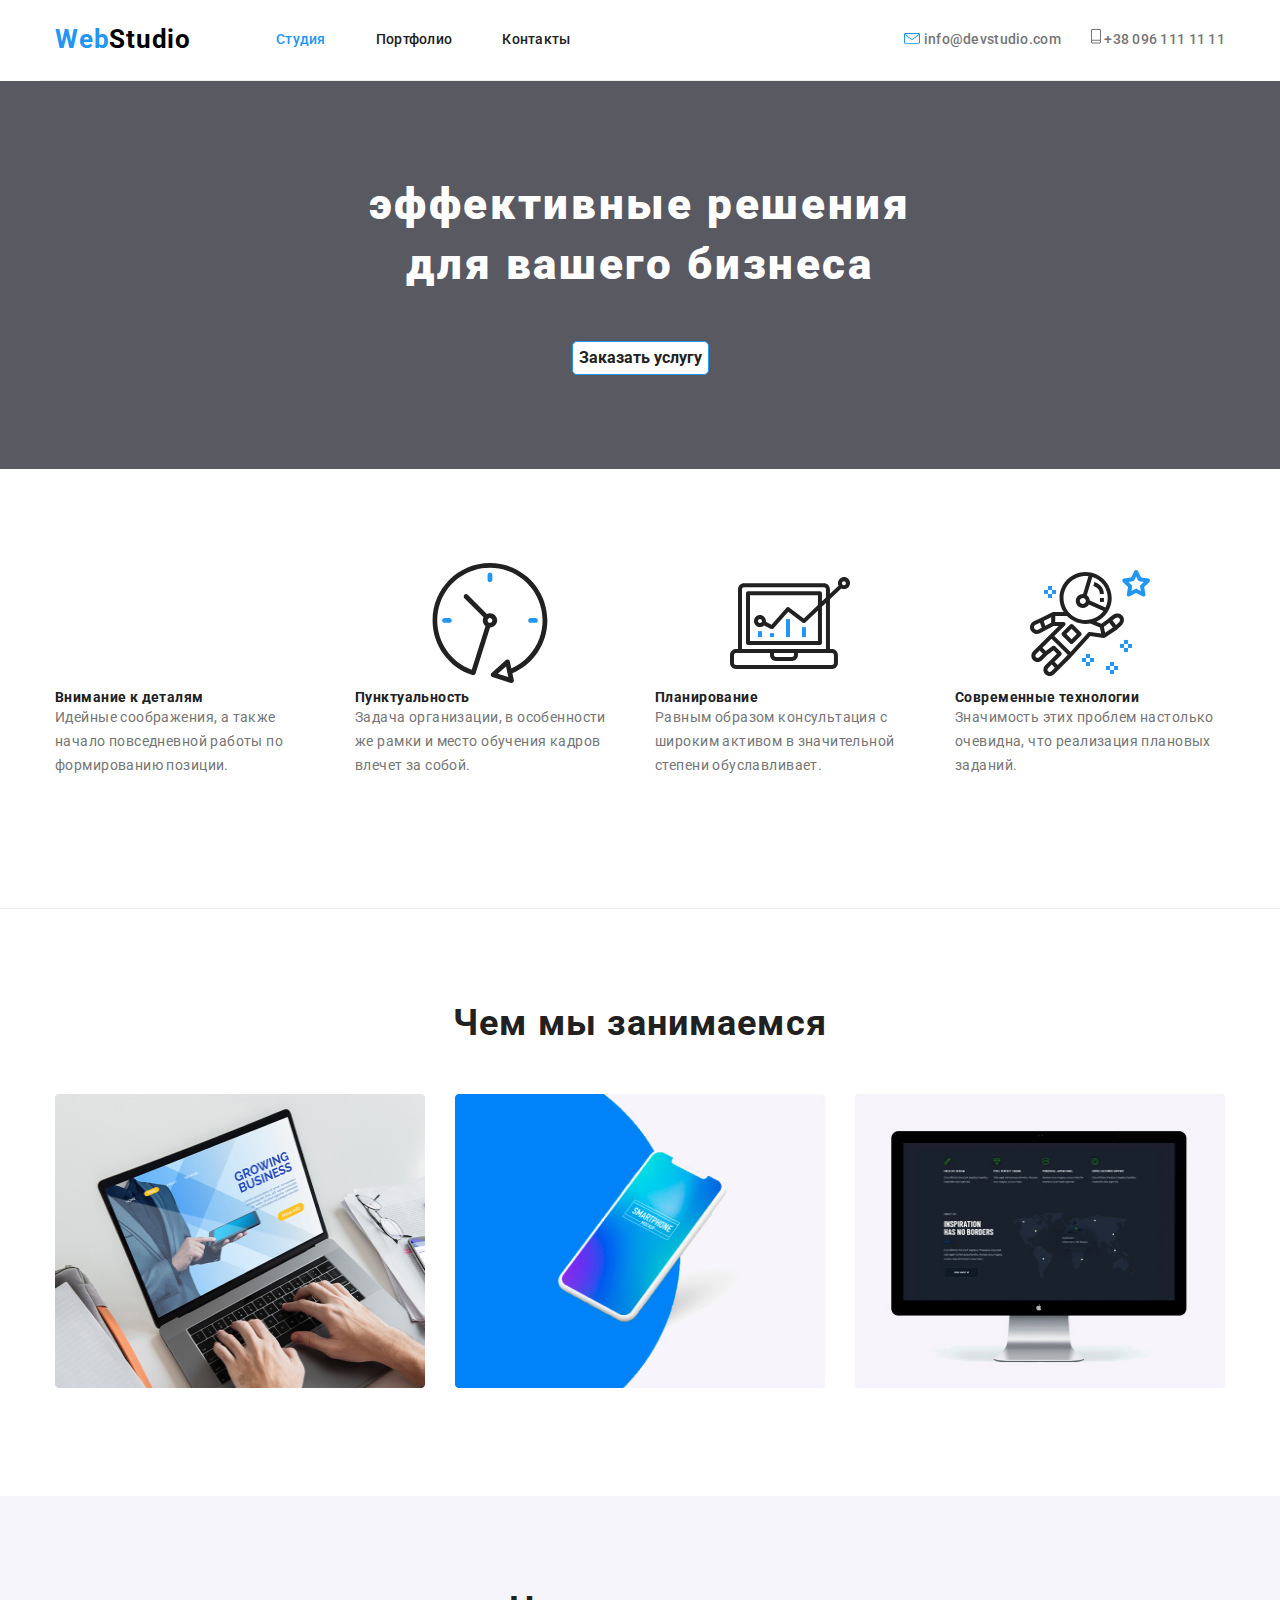
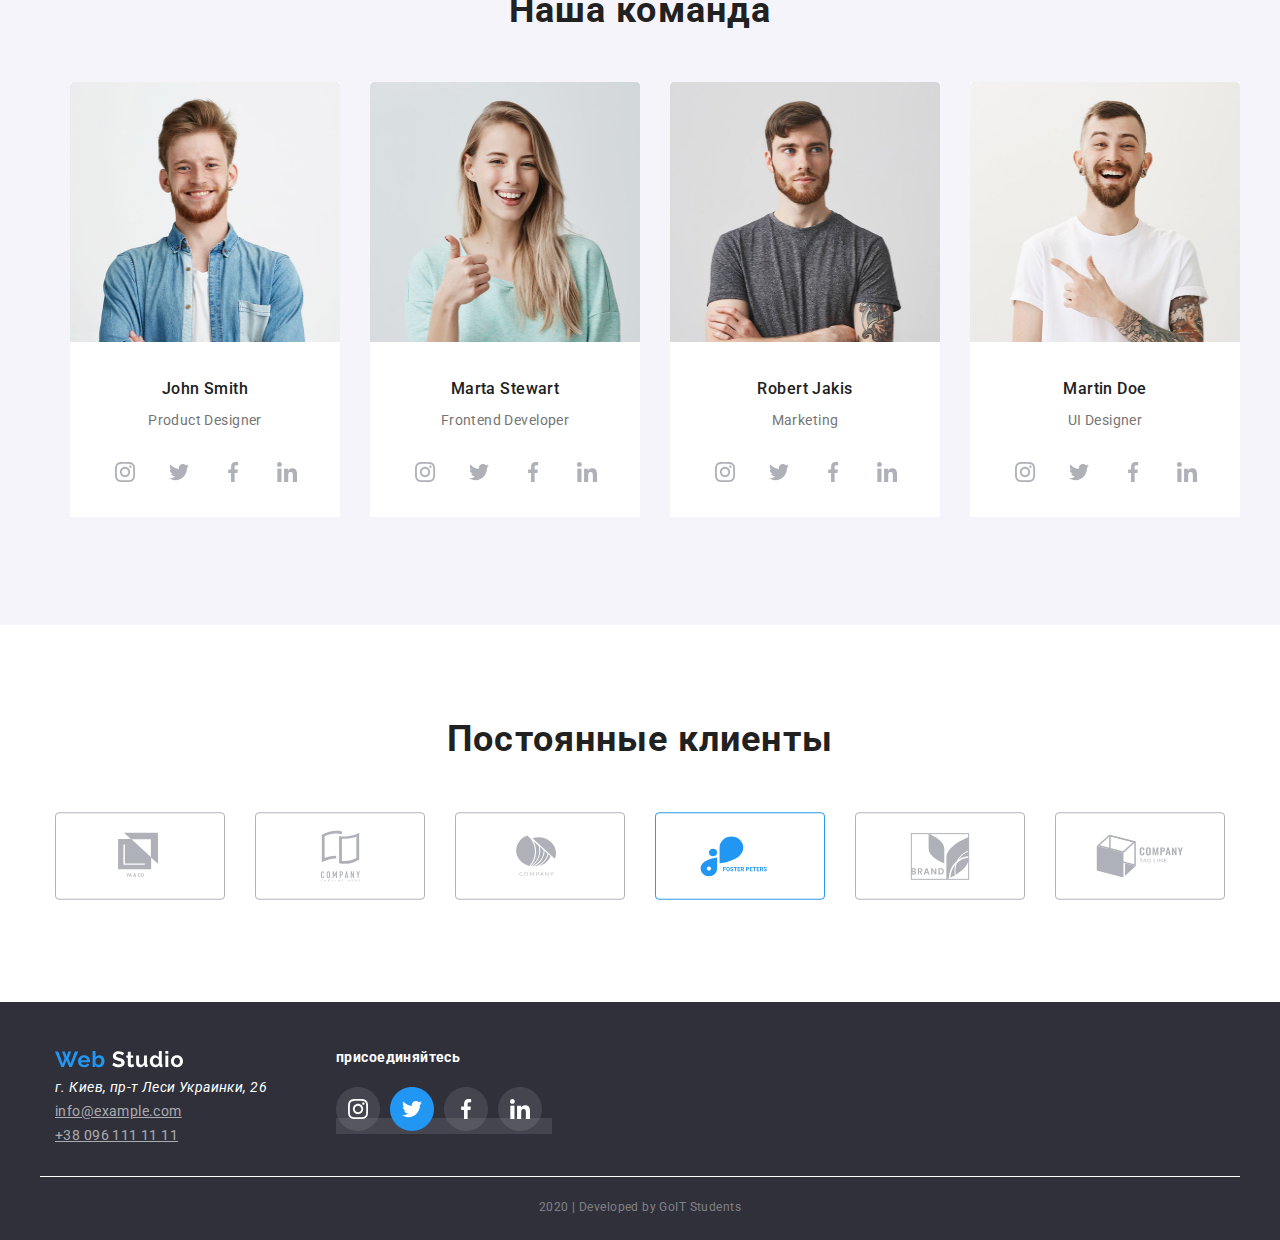
<file: index.html>
<!DOCTYPE html>
<html lang="ru">
  <head>
    <meta charset="UTF-8" />
    <meta name="viewport" content="width=device-width, initial-scale=1.0" />
    <title>Document</title>
    <link
      href="https://cdnjs.cloudflare.com/ajax/libs/modern-normalize/0.6.0/modern-normalize.min.css"
      rel="stylesheet"
    />
    <link rel="stylesheet" href="./css/style.css" />
    <link
      href="https://fonts.googleapis.com/css2?family=Roboto&display=swap"
      rel="stylesheet"
    />
  </head>
  <body class="page list">
    <!--Шапка сайта-->
    <header>
      <div class="conteiner main-nav">
        <nav class="nav-left">
          <a href="#" class="logo"
            ><p><span>Web</span>Studio</p></a
          >
          <!--навигация по сайту-->
          <ul class="site-nav list">
            <li class="item">
              <a href="./index.html" class="link current">Студия</a>
            </li>
            <li class="item">
              <a href="./portfolio.html" class="link">Портфолио</a>
            </li>
            <li class="item"><a href="#" class="link">Контакты</a></li>
          </ul>
        </nav>
        <!--контакты в шапке-->
        <ul class="site-contact list">
          <li class="item">
            <img
              src="./images/envelope(hover).svg"
              alt="отправить електронное
          письмо"
              height="11"
              width="16"
            />
            <a href="mailto:info@devstudio.com" class="link"
              >info@devstudio.com</a
            >
          </li>
          <li class="item">
            <img
              src="./images/Vector.svg"
              alt="позвонить по номеру"
              width="10"
              height="15"
            />
            <a href="tel:+380961111111" class="link">+38 096 111 11 11</a>
          </li>
        </ul>
      </div>
    </header>
    <main>
      <!--Герой-->
      <section class="hero section">
        <div class="conteiner">
          <h1 class="hero-title">
            эффективные решения <br />
            для вашего бизнеса
          </h1>
          <button type="button" class="btn">Заказать услугу</button>
        </div>
      </section>
      <!--преимущества-->
      <section class="section advan">
        <div class="conteiner">
          <h2 class="section-title list zorro">наши преимущества</h2>
          <ul class="advantages">
            <li class="advantages-list">
              <img
                src="./images/antenna1.svg"
                alt="антена"
                height="120px"
                width="270px"
              />
              <h3 class="sub-title">Внимание к деталям</h3>
              <p>
                Идейные соображения, а также начало повседневной работы по
                формированию позиции.
              </p>
            </li>
            <li class="advantages-list">
              <img
                src="./images/clock1.svg"
                alt="часы"
                height="120px"
                width="270px"
              />
              <h3 class="sub-title">Пунктуальность</h3>
              <p>
                Задача организации, в особенности же рамки и место обучения
                кадров влечет за собой.
              </p>
            </li>
            <li class="advantages-list">
              <img
                src="./images/diagram1.svg"
                alt="диаграма"
                height="120px"
                width="270px"
              />
              <h3 class="sub-title">Планирование</h3>
              <p>
                Равным образом консультация с широким активом в значительной
                степени обуславливает.
              </p>
            </li>
            <li class="advantages-list">
              <img
                src="./images/astronaut1.svg"
                alt="астронавт"
                height="120px"
                width="270px"
              />
              <h3 class="sub-title">Современные технологии</h3>
              <p>
                Значимость этих проблем настолько очевидна, что реализация
                плановых заданий.
              </p>
            </li>
          </ul>
        </div>
      </section>
      <!--Наши работы-->
      <section class="section">
        <div class="conteiner">
          <h2 class="section-title">Чем мы занимаемся</h2>
          <ul class="works">
            <li class="works-list">
              <img
                src="./images/img.jpg"
                alt="ноутбук"
                width="370px"
                height="294px"
              />
              <a href="#" class="sub-title">Десктопные приложения</a>
            </li>
            <li class="works-list">
              <img
                src="./images/box.jpg"
                alt="смартфон"
                width="370px"
                height="294px"
              />
              <a href="#" class="sub-title">Мобильные приложения</a>
            </li>
            <li class="works-list">
              <img
                src="./images/img(1).jpg"
                alt="моноблок"
                width="370px"
                height="294px"
              />
              <a href="#" class="sub-title">Дизайнерские решения</a>
            </li>
          </ul>
        </div>
      </section>
      <!--Наша команда-->
      <section class="section personal">
        <div class="conteiner">
          <h2 class="section-title">Наша команда</h2>
          <ul class="comand conteiner">
            <li class="item">
              <img
                src="./images/foto1.jpg"
                alt="foto John Smith"
                width="270px"
                height="260px"
                class="pers-foto"
              />
              <h3 class="sub-title">John Smith</h3>
              <p>Product Designer</p>
              <div class="contact-person">
                <a href="#" class="pict"
                  ><img src="./images/instagram2.svg" alt="insta"
                /></a>
                <a href="#" class="pict"
                  ><img src="./images/twitter1.svg" alt="twitter"
                /></a>
                <a href="#" class="pict"
                  ><img src="./images/facebook1.svg" alt="facebook"
                /></a>
                <a href="#" class="pict"
                  ><img src="./images/linkedin1.svg" alt="link"
                /></a>
              </div>
            </li>
            <li class="item">
              <img
                src="./images/foto2.jpg"
                alt="foto Marta Stewart"
                width="270px"
                height="260px"
                class="pers-foto"
              />
              <h3 class="sub-title">Marta Stewart</h3>
              <p>Frontend Developer</p>
              <div class="contact-person">
                <a href="#" class="pict"
                  ><img src="./images/instagram2.svg" alt="insta"
                /></a>
                <a href="#" class="pict"
                  ><img src="./images/twitter1.svg" alt="twitter"
                /></a>
                <a href="#" class="pict"
                  ><img src="./images/facebook1.svg" alt="facebook"
                /></a>
                <a href="#" class="pict"
                  ><img src="./images/linkedin1.svg" alt="link"
                /></a>
              </div>
            </li>
            <li class="item">
              <img
                src="./images/foto3.jpg"
                alt="foto Robert Jakis"
                width="270px"
                height="260px"
                class="pers-foto"
              />
              <h3 class="sub-title">Robert Jakis</h3>
              <p>Marketing</p>
              <div class="contact-person">
                <a href="#" class="pict"
                  ><img src="./images/instagram2.svg" alt="insta"
                /></a>
                <a href="#" class="pict"
                  ><img src="./images/twitter1.svg" alt="twitter"
                /></a>
                <a href="#" class="pict"
                  ><img src="./images/facebook1.svg" alt="facebook"
                /></a>
                <a href="#" class="pict"
                  ><img src="./images/linkedin1.svg" alt="link"
                /></a>
              </div>
            </li>
            <li class="item">
              <img
                src="./images/foto4.jpg"
                alt="foto Martin Doe"
                width="270px"
                height="260px"
                class="pers-foto"
              />
              <h3 class="sub-title">Martin Doe</h3>
              <p>UI Designer</p>
              <div class="contact-person">
                <a href="#" class="pict"
                  ><img src="./images/instagram2.svg" alt="insta"
                /></a>
                <a href="#" class="pict"
                  ><img src="./images/twitter1.svg" alt="twitter"
                /></a>
                <a href="#" class="pict"
                  ><img src="./images/facebook1.svg" alt="facebook"
                /></a>
                <a href="#" class="pict"
                  ><img src="./images/linkedin1.svg" alt="link"
                /></a>
              </div>
            </li>
          </ul>
        </div>
      </section>
      <!--Клиены-->
      <section class="section clients">
        <div class="conteiner">
          <h2 class="section-title">Постоянные клиенты</h2>
          <ul class="clients-logo list">
            <li>
              <a href="#"><img src="./images/Client1.svg" alt="Client 1" /></a>
            </li>
            <li>
              <a href="#"><img src="./images/Client2.svg" alt="Client 2" /></a>
            </li>
            <li>
              <a href="#"><img src="./images/Client3.svg" alt="Client 3" /></a>
            </li>
            <li>
              <a href="#"><img src="./images/Client4.svg" alt="Client 4" /></a>
            </li>
            <li>
              <a href="#"><img src="./images/Client5.svg" alt="Client 5" /></a>
            </li>
            <li>
              <a href="#"><img src="./images/Client6.svg" alt="Client 6" /></a>
            </li>
          </ul>
        </div>
      </section>
    </main>
    <!--Подвал-->
    <footer>
      <section class="section-footer">
        <div class="footer-section conteiner">
          <!--Адресс фут-->
          <div class="adress">
            <a href="#"><img src="./images/WebStudio.svg" alt="logo" /></a>
            <address>
              <p class="street">г. Киев, пр-т Леси Украинки, 26</p>
            </address>
            <a href="mailto:info@example.com" class="contact"
              >info@example.com</a
            >
            <a href="tel:+380961111111" class="contact">+38 096 111 11 11</a>
          </div>
          <!--Соц сети-->
          <div class="doit">
            <h2 class="sub-title">присоединяйтесь</h2>
            <ul class="pict-foot list">
              <li>
                <a href="#" class="pict"
                  ><img src="./images/Ellipseinstfoot.svg" alt="insta"
                /></a>
              </li>
              <li>
                <a href="#" class="pict"
                  ><img src="./images/Ellipsetwitterfoot.svg" alt="twitter"
                /></a>
              </li>
              <li>
                <a href="#" class="pict"
                  ><img src="./images/Ellipsefacebookfoot.svg" alt="facebook"
                /></a>
              </li>
              <li>
                <a href="#" class="pict"
                  ><img src="./images/Ellipselinkedfoot.svg" alt="link"
                /></a>
              </li>
            </ul>
          </div>
          <!--Форма Подписки-->
          <!--<div class="subscribe">
          <h2 class="sub-title">Подпишитесь на рассылку</h2>
        </div>-->
        </div>
      </section>
      <!--Создано-->
      <section class="cop">
        <p class="create conteiner">2020 | Developed by GoIT Students</p>
      </section>
    </footer>
  </body>
</html>
</file>
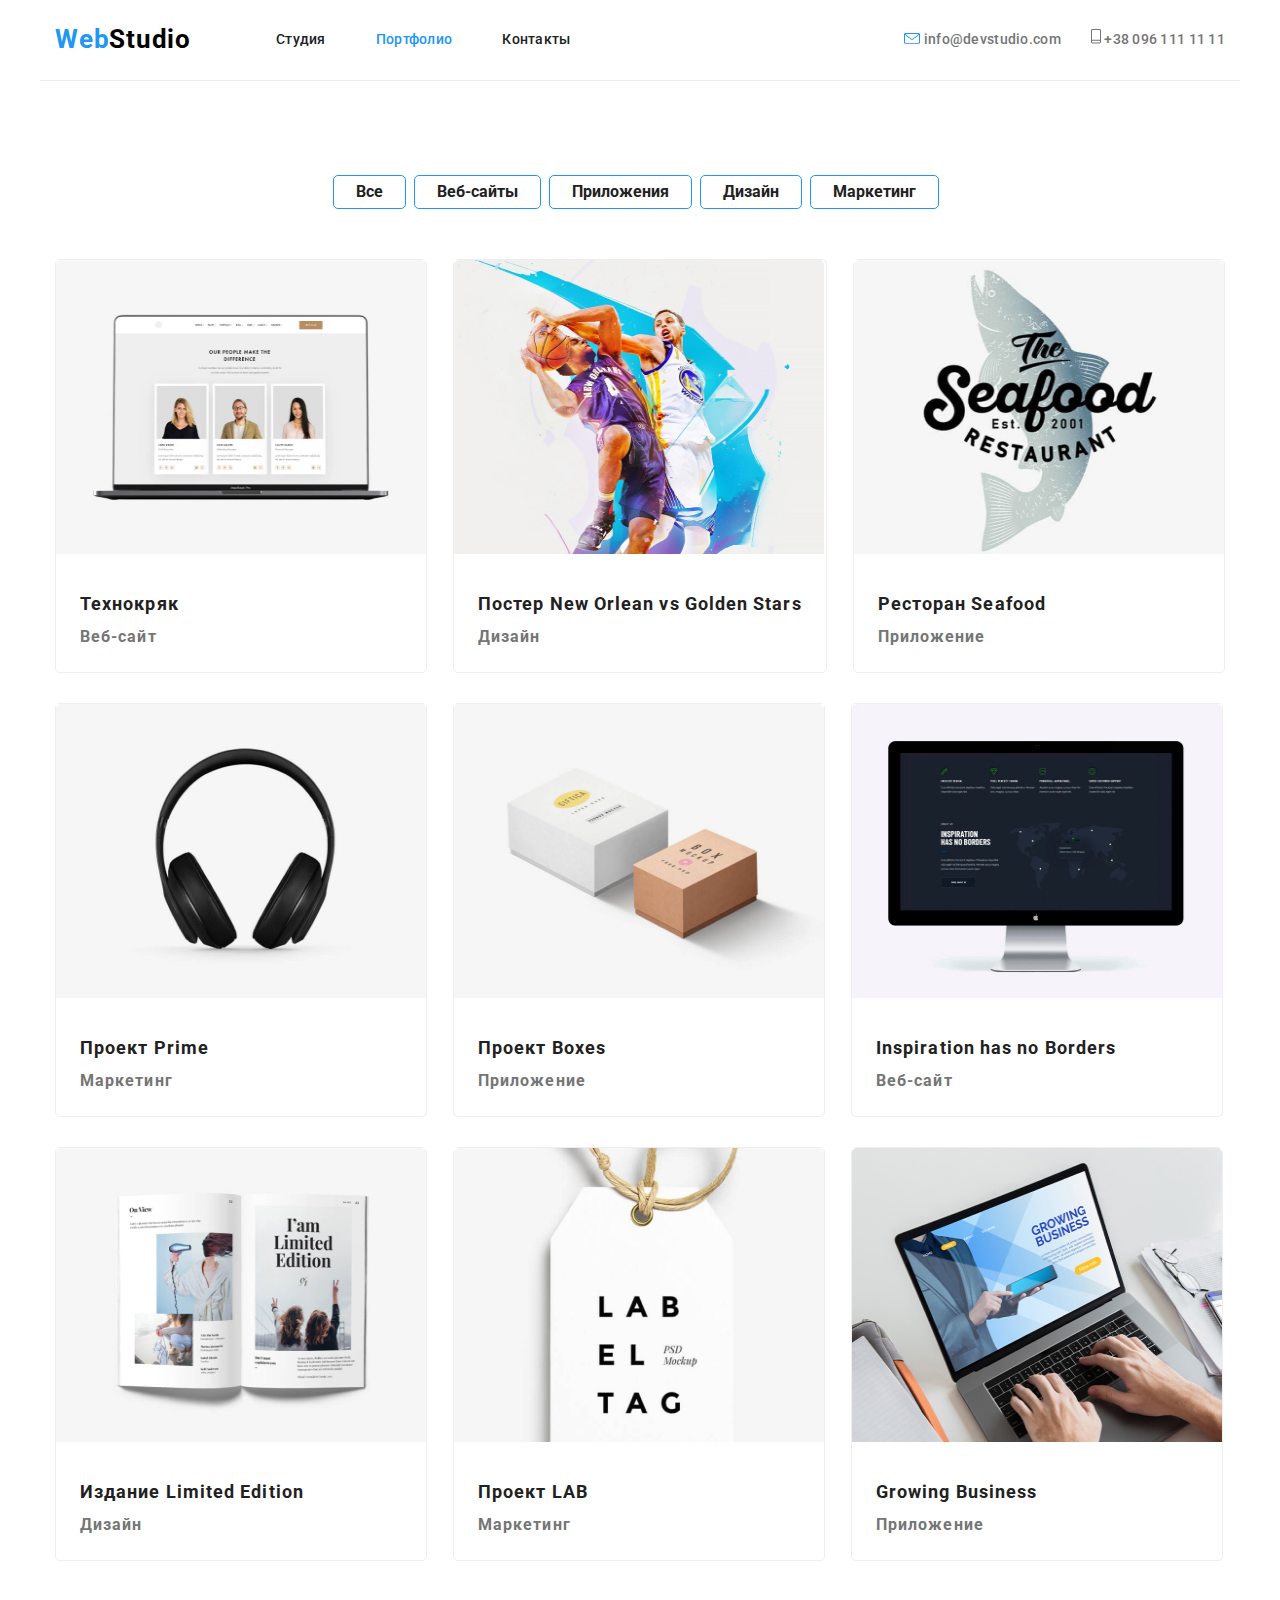
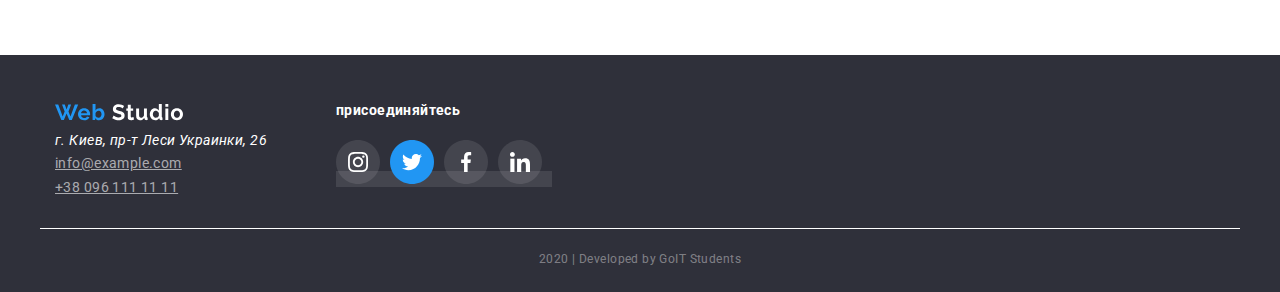
<file: portfolio.html>
<!DOCTYPE html>
<html lang="ru">
  <head>
    <meta charset="UTF-8" />
    <meta name="viewport" content="width=device-width, initial-scale=1.0" />
    <title>Document</title>
    <link
      href="https://cdnjs.cloudflare.com/ajax/libs/modern-normalize/0.6.0/modern-normalize.min.css"
      rel="stylesheet"
    />
    <link rel="stylesheet" href="./css/style.css" />
    <link
      href="https://fonts.googleapis.com/css2?family=Roboto&display=swap"
      rel="stylesheet"
    />
  </head>
  <body class="page list">
    <!--Шапка сайта-->
    <header>
      <div class="conteiner main-nav list">
        <nav class="nav-left">
          <a href="#" class="logo">
            <p><span>Web</span>Studio</p>
          </a>
          <!--навигация по сайту-->
          <ul class="site-nav list">
            <li class="item">
              <a href="./index.html" class="link">Студия</a>
            </li>
            <li class="item">
              <a href="./portfolio.html" class="link current">Портфолио</a>
            </li>
            <li class="item"><a href="#" class="link">Контакты</a></li>
          </ul>
        </nav>
        <!--контакты в шапке-->
        <ul class="site-contact list">
          <li class="item">
            <img
              src="./images/envelope(hover).svg"
              alt="отправить електронное
            письмо"
              height="11"
              width="16"
            />
            <a href="mailto:info@devstudio.com" class="link"
              >info@devstudio.com</a
            >
          </li>
          <li class="item">
            <img
              src="./images/Vector.svg"
              alt="позвонить по номеру"
              width="10"
              height="15"
            />
            <a href="tel:+380961111111" class="link">+38 096 111 11 11</a>
          </li>
        </ul>
      </div>
    </header>
    <main>
      <h1 class="zorro">Наши работы</h1>
      <section class="section filt">
        <div class="conteiner">
          <!--Фильтры-->
          <h2 class="zorro">Фильтры</h2>
          <ul class="filter list">
            <li>
              <button type="button" class="btn"><span>Все</span></button>
            </li>
            <li><button type="button" class="btn">Веб-сайты</button></li>
            <li><button type="button" class="btn">Приложения</button></li>
            <li><button type="button" class="btn">Дизайн</button></li>
            <li><button type="button" class="btn">Маркетинг</button></li>
          </ul>
        </div>
      </section>
      <section class="galery-item">
        <!--Примеры -->

        <h2 class="zorro">примеры выполненных работ</h2>
        <div class="galery conteiner">
          <ul class="example list">
            <li class="card">
              <a href="#" class="example-link">
                <img
                  src="./images/img(6).jpg"
                  alt="визуализация Веб-сайта
            Технокряк"
                  width="370"
                  height="294"
                />
                <div class="client-name">
                  <h3 class="sub-title">Технокряк</h3>
                  <p>Веб-сайт</p>
                  <!-- <p>
                Технокряк это современная площадка распространения коронавируса.
                Компании используют эту платформу для цифрового шпионажа и атак
                на защищённые сервера конкурентов.
              </p> -->
                </div>
              </a>
            </li>
            <li class="card">
              <a href="#" class="example-link">
                <img
                  src="./images/img(7).jpg"
                  alt="постер созданный для
            спортивного мероприятия"
                  width="370"
                  height="294"
                />
                <div class="client-name">
                  <h3 class="sub-title">Постер New Orlean vs Golden Stars</h3>
                  <p>Дизайн</p>
                  <!--<p>
                Технокряк это современная площадка распространения коронавируса.
                Компании используют эту платформу для цифрового шпионажа и атак
                на защищённые сервера конкурентов.
              </p>-->
                </div>
              </a>
            </li>
            <li class="card">
              <a href="#" class="example-link">
                <img
                  src="./images/img(8).jpg"
                  alt="визуализация приложения для
            ресторана"
                  width="370"
                  height="294"
                />
                <div class="client-name">
                  <h3 class="sub-title">Ресторан Seafood</h3>
                  <p>Приложение</p>
                  <!--<p>
                Технокряк это современная площадка распространения коронавируса.
                Компании используют эту платформу для цифрового шпионажа и атак
                на защищённые сервера конкурентов.
              </p> -->
                </div>
              </a>
            </li>
            <li class="card">
              <a href="#" class="example-link">
                <img
                  src="./images/img(9).jpg"
                  alt="пример промо для проэкта"
                  width="370"
                  height="294"
                />
                <div class="client-name">
                  <h3 class="sub-title">Проект Prime</h3>
                  <p>Маркетинг</p>
                  <!--<p>
                Технокряк это современная площадка распространения коронавируса.
                Компании используют эту платформу для цифрового шпионажа и атак
                на защищённые сервера конкурентов.
              </p> -->
                </div>
              </a>
            </li>
            <li class="card">
              <a href="#" class="example-link">
                <img
                  src="./images/img(10).jpg"
                  alt="визуализация приложения для
            доставки"
                  width="370"
                  height="294"
                />
                <div class="client-name">
                  <h3 class="sub-title">Проект Boxes</h3>
                  <p>Приложение</p>
                  <!--<p>
                Технокряк это современная площадка распространения коронавируса.
                Компании используют эту платформу для цифрового шпионажа и атак
                на защищённые сервера конкурентов.
              </p> -->
                </div>
              </a>
            </li>
            <li class="card">
              <a href="#" class="example-link">
                <img
                  src="./images/img(11).jpg"
                  alt="визуализация Веб-сайта
            Inspiration has no Borders"
                  width="370"
                  height="294"
                />
                <div class="client-name">
                  <h3 class="sub-title">Inspiration has no Borders</h3>
                  <p>Веб-сайт</p>
                  <!--<p>
                Технокряк это современная площадка распространения коронавируса.
                Компании используют эту платформу для цифрового шпионажа и атак
                на защищённые сервера конкурентов.
              </p> -->
                </div>
              </a>
            </li>
            <li class="card">
              <a href="#" class="example-link">
                <img
                  src="./images/img(12).jpg"
                  alt="пример дизайна для журнала"
                  width="370"
                  height="294"
                />
                <div class="client-name">
                  <h3 class="sub-title">Издание Limited Edition</h3>
                  <p>Дизайн</p>
                  <!--<p>
                Технокряк это современная площадка распространения коронавируса.
                Компании используют эту платформу для цифрового шпионажа и атак
                на защищённые сервера конкурентов.
              </p> -->
                </div>
              </a>
            </li>
            <li class="card">
              <a href="#" class="example-link">
                <img
                  src="./images/img(13).jpg"
                  alt="визуализация Веб-сайта
            Технокряк"
                  width="370"
                  height="294"
                />
                <div class="client-name">
                  <h3 class="sub-title">Проект LAB</h3>
                  <p>Маркетинг</p>
                  <!--<p>
                Технокряк это современная площадка распространения коронавируса.
                Компании используют эту платформу для цифрового шпионажа и атак
                на защищённые сервера конкурентов.
              </p> -->
                </div>
              </a>
            </li>
            <li class="card">
              <a href="#" class="example-link">
                <img
                  src="./images/img(14).jpg"
                  alt="визуализация приложения для
            ПК"
                  width="370"
                  height="294"
                />
                <div class="client-name">
                  <h3 class="sub-title">Growing Business</h3>
                  <p>Приложение</p>
                  <!-- <p>
                Технокряк это современная площадка распространения коронавируса.
                Компании используют эту платформу для цифрового шпионажа и атак
                на защищённые сервера конкурентов.
              </p> -->
                </div>
              </a>
            </li>
          </ul>
        </div>
      </section>
    </main>
    <footer>
      <section class="section-footer">
        <div class="footer-section conteiner">
          <!--Адресс фут-->
          <div class="adress">
            <a href="#"><img src="./images/WebStudio.svg" alt="logo" /></a>
            <address>
              <p class="street">г. Киев, пр-т Леси Украинки, 26</p>
            </address>
            <a href="mailto:info@example.com" class="contact"
              >info@example.com</a
            >
            <a href="tel:+380961111111" class="contact">+38 096 111 11 11</a>
          </div>
          <!--Соц сети-->
          <div class="doit">
            <h2 class="sub-title">присоединяйтесь</h2>
            <ul class="pict-foot list">
              <li>
                <a href="#" class="pict"
                  ><img src="./images/Ellipseinstfoot.svg" alt="insta"
                /></a>
              </li>
              <li>
                <a href="#" class="pict"
                  ><img src="./images/Ellipsetwitterfoot.svg" alt="twitter"
                /></a>
              </li>
              <li>
                <a href="#" class="pict"
                  ><img src="./images/Ellipsefacebookfoot.svg" alt="facebook"
                /></a>
              </li>
              <li>
                <a href="#" class="pict"
                  ><img src="./images/Ellipselinkedfoot.svg" alt="link"
                /></a>
              </li>
            </ul>
          </div>
          <!--Форма Подписки-->
          <!--<div class="subscribe">
              <h2 class="sub-title">Подпишитесь на рассылку</h2>
            </div>-->
        </div>
      </section>
      <!--Создано-->
      <section>
        <p class="create conteiner">2020 | Developed by GoIT Students</p>
      </section>
    </footer>
  </body>
</html>
</file>
<file: css/style.css>
/*палитра цветов*/
:root {
  --primary-text-color: #757575;
  --secondary-text-color: #212121;
  --white-color: #ffffff;
  --adress-text-color: rgba(255, 255, 255, 0.6);
  --primary-bcg-color: #ffffff;
  --secondary-bcg-color: #f5f4fa;
  --footer-bcg-color: #2f303a;
  --accent-color: #2196f3;
  --hero-bcg-color: rgba(47, 48, 58, 0.8);
}

/*общий для боди*/
.page {
  background-color: var(--primary-bcg-color);
  color: var(--primary-text-color);
  font-family: "Roboto", sans-serif;
  letter-spacing: 0.03em;
  font-size: 14px;
  line-height: 1.71;
}

/*убираем маржин у заголовков*/
h1,
h2,
h3,
h4,
h5,
p {
  margin: 0px;
}

/*утилита для сброса внешних и внутренних отступов и стилей списка*/
.list {
  list-style: none;
  margin: 0;
  padding: 0;
}

.zorro {
  display: none;
}

/*секция*/
.section {
  padding-bottom: 94px;
  padding-top: 94px;
}

/*общий для секций*/
.section-title {
  color: #212121;
  font-weight: 700;
  font-size: 36px;
  line-height: 1.16;
  text-align: center;
  letter-spacing: 0.03em;
}
/*левая часть навигации*/
.nav-left {
  display: flex;
  align-items: center;
}

.nav-left .logo {
  margin-top: 24px;
  margin-bottom: 25px;
}

.nav-left span {
  color: var(--accent-color);
}

/*Лого*/
.logo {
  display: flex;
  font-weight: 700;
  font-size: 26px;
  line-height: 1.14;
  letter-spacing: 0.03em;
  color: black;
  text-decoration: none;
}

/*навигация по сайту*/
.main-nav {
  display: flex;
  align-items: center;
  border-bottom: 1px solid #ececec;
}

.site-nav {
  display: flex;
}

.site-nav .item {
  margin-right: 50px;
}

.site-nav .item:first-child {
  margin-left: 85px;
}

/*очистка крайней геометрии (убираем отступ)*/
.site-nav .item:last-child {
  margin-right: 0px;
}

.site-nav .link {
  display: block;
  padding-bottom: 32px;
  padding-top: 32px;

  color: var(--secondary-text-color);
  text-decoration: none;
  font-weight: 500;
  line-height: 1.14;
  letter-spacing: 0.02em;
}

.site-nav .link:hover,
.site-nav .link:focus {
  color: var(--accent-color);
  padding-bottom: 28px;
  border-bottom: 4px solid var(--accent-color);
}

.site-nav .link.current {
  color: var(--accent-color);
}

/*контакты в шапке*/
.site-contact {
  display: flex;
  margin-left: auto;
}

.site-contact .item + .item {
  margin-left: 30px;
}

.site-contact .link {
  padding-bottom: 28px;
  padding-top: 36px;

  text-decoration: none;
  color: var(--primary-text-color);
  font-weight: 500;
  line-height: 1.14;
  letter-spacing: 0.02em;
}
.site-contact .link:hover,
.site-contact .link:focus {
  color: var(--accent-color);
}

/*Герой*/
.hero {
  background-color: var(--hero-bcg-color);
  text-align: center;
}
.hero-title {
  margin-bottom: 46px;
  color: var(--white-color);
  font-weight: 900;
  font-size: 44px;
  line-height: 1.36;
  letter-spacing: 0.06em;
}
.hero .btn {
  border: 1px solid var(--accent-color);
  border-radius: 5px;
  color: var(--secondary-text-color);
  background: var(--white-color);
  font-family: inherit;
  font-weight: 700;
  font-size: 16px;
  line-height: 1.87;
}
.hero .btn:hover,
.hero .btn:focus {
  color: var(--white-color);
  background: var(--accent-color);
}

/*преимущества*/
.advan {
  border-bottom: 1px solid #ececec;
}

.advantages {
  display: flex;
  list-style: none;
  margin: 0;
  padding: 0;
  text-align: center;
}

.advantages .sub-title {
  color: var(--secondary-text-color);
  font-weight: 700;
  font-size: 14px;
  line-height: 1.14;
  letter-spacing: 0.03em;
  text-align: left;
}
.advantages-list {
  align-items: center;
  margin-left: 30px;
  width: 270px;
  height: 251px;
}
.advantages-list:first-child {
  margin-left: 0;
}

.advantages-list p {
  text-align: left;
}

/*Наши работы*/
.works-list {
  width: 370px;
  height: 294px;
  margin-right: 30px;
}
.works-list:last-child {
  margin-right: 0px;
}

.works {
  display: flex;
  list-style: none;
  margin-top: 50px;
  padding: 0px;
}

.works .sub-title {
  color: var(--white-color);
  text-decoration: none;
}
.works .sub-title:hover,
.works .sub-title:focus {
  color: var(--accent-color);
}

/*Наша команда*/
.personal {
  background-color: var(--secondary-bcg-color);
}

.personal .section-title {
  font-weight: 700;
  font-size: 36px;
  line-height: 1.16;
  text-align: center;
  margin-bottom: 50px;
}
.comand {
  display: flex;
  list-style: none;
  padding: 0px;
}
.comand .item {
  align-items: flex-end;
  margin-right: 30px;
  background-color: var(--white-color);
}

.comand .item h3 {
  margin-bottom: 10px;
}

.comand .item:last-child {
  margin-right: 0px;
}
.comand .sub-title {
  color: var(--secondary-text-color);
  font-weight: 500;
  font-size: 16px;
  line-height: 1.18;
  text-align: center;
}
.comand p {
  text-align: center;
  margin-bottom: 16px;
}
.comand .pict {
  align-items: center;
  background-color: var(--primary-bcg-color);
  margin-right: 10px;
  height: 44px;
  width: 44px;
  border: 1px solid var(--white-color);
  border-radius: 20px;
}
.comand .pict img {
  margin: 12px;
}

.comand .pict:last-child {
  margin-right: 0px;
}

.contact-person {
  display: flex;
  align-items: flex-start;
  width: 207px;
  height: 44px;
  margin-left: 32px;
  margin-bottom: 24px;
}

.comand .pict:hover,
.comand .pict:focus {
  background-color: var(--accent-color);
  height: 44px;
  width: 44px;
  border: 1px solid var(--accent-color);
  border-radius: 20px;
}

.pers-foto {
  margin-bottom: 30px;
}
/*Клиены*/
.clients .clients-logo {
  display: flex;
  list-style: none;
  margin-right: 0px;
  padding: 0px;
}
.clients-logo img {
  height: 90px;
  width: 170px;
}

.clients-logo li {
  margin-right: 30px;
  display: block;
}
.clients-logo li:last-child {
  margin-right: 0px;
}

.clients .section-title {
  margin-bottom: 50px;
}
/*футер*/
/*Адресс фут*/

footer {
  background: var(--footer-bcg-color);
}

.adress .street {
  color: var(--white-color);
  /* or 171% */

  letter-spacing: 0.03em;
}
.contact {
  flex: block;
}

.adress .contact {
  color: var(--adress-text-color);
}

/*Соц сети*/

.doit {
  display: flex;
  flex-direction: column;
  margin-left: 69px;
}

.adress {
  display: flex;
  flex-direction: column;
}

.doit .sub-title {
  display: inline-block;
  color: var(--white-color);
  font-weight: 700;
  font-size: 14px;
  line-height: 1.14;
  margin-bottom: 21px;
}

.pict-foot .pict img {
  margin-right: 10px;
}

.pict-foot .pict:last-child {
  margin-right: 0px;
}

.doit .pict {
  background-color: rgba(255, 255, 255, 0.1);
}

.doit .pict:hover,
.doit .pict:focus {
  background-color: var(--accent-color);
}

/*Форма Подписки*/

.subscribe .sub-title {
  color: var(--white-color);
  font-weight: 700;
  font-size: 14px;
  line-height: 1.14;
}

/*Создано*/

.create {
  color: rgba(255, 255, 255, 0.4);
  font-size: 12px;
  line-height: 24px;
  text-align: center;
  padding-top: 18px;
  padding-bottom: 21px;
}

/*Фильтры*/
.filter {
  list-style: none;
}
.filter .btn {
  color: var(--secondary-text-color);
  background: var(--secondary-bcg-colora);
  font-family: inherit;
}
.filter .btn:hover,
.filter .btn:focus {
  color: var(--white-color);
  background: var(--accent-color);
}
/*Примеры*/
.example .sub-title {
  color: var(--secondary-text-color);
}
.example {
  list-style: none;
  display: flex;
  flex-wrap: wrap;
}
.card:nth-child(3n + 3) {
  margin-right: 0px;
}
.card:nth-last-child(-n + 3) {
  /*n + 3*/
  margin-bottom: 0px;
}
.example-link {
  text-decoration: none;
  font-family: Roboto;
  font-weight: 700;
  font-size: 18px;
  line-height: 2;
  letter-spacing: 0.06em;
}
.card {
  margin-right: 26px;
  margin-bottom: 30px;
  border: 1px solid #eeeeee;
  border-radius: 5px;
}
.example .sub-title {
  font-size: 18px;
  line-height: 2;
}
.example p {
  color: var(--primary-text-color);
  font-size: 16px;
  line-height: 1.87;
}

/*Работа с блоками*/
.conteiner {
  width: 1200px;
  padding-left: 15px;
  padding-right: 15px;
  margin-left: auto;
  margin-right: auto;
}

.footer-section {
  display: flex;
}

.pict-foot {
  display: flex;
}

.doit .sub-title {
  text-align: start;
}

.footer-section .conteiner {
  padding-top: 48px;
}

.section-footer {
  padding-bottom: 28px;
  padding-top: 48px;
}

.filter {
  display: flex;
  justify-content: center;
}

.filter .btn {
  border: 1px solid var(--accent-color);
  border-radius: 5px;
  color: var(--secondary-text-color);
  background: var(--white-color);
  font-family: inherit;
  font-weight: 700;
  font-size: 16px;
  line-height: 1.87;
  padding-left: 22px;
  padding-right: 22px;
  margin-right: 8px;
  align-items: center;
}
.filt {
  padding-top: 94px;
  padding-bottom: 50px;
}

.galery-item {
  padding-top: 0px;
  padding-bottom: 94px;
}

.client-name {
  padding: 20px 24px 20px 24px;
}

.create {
  border-top: 1px solid var(--white-color);
}
</file>
